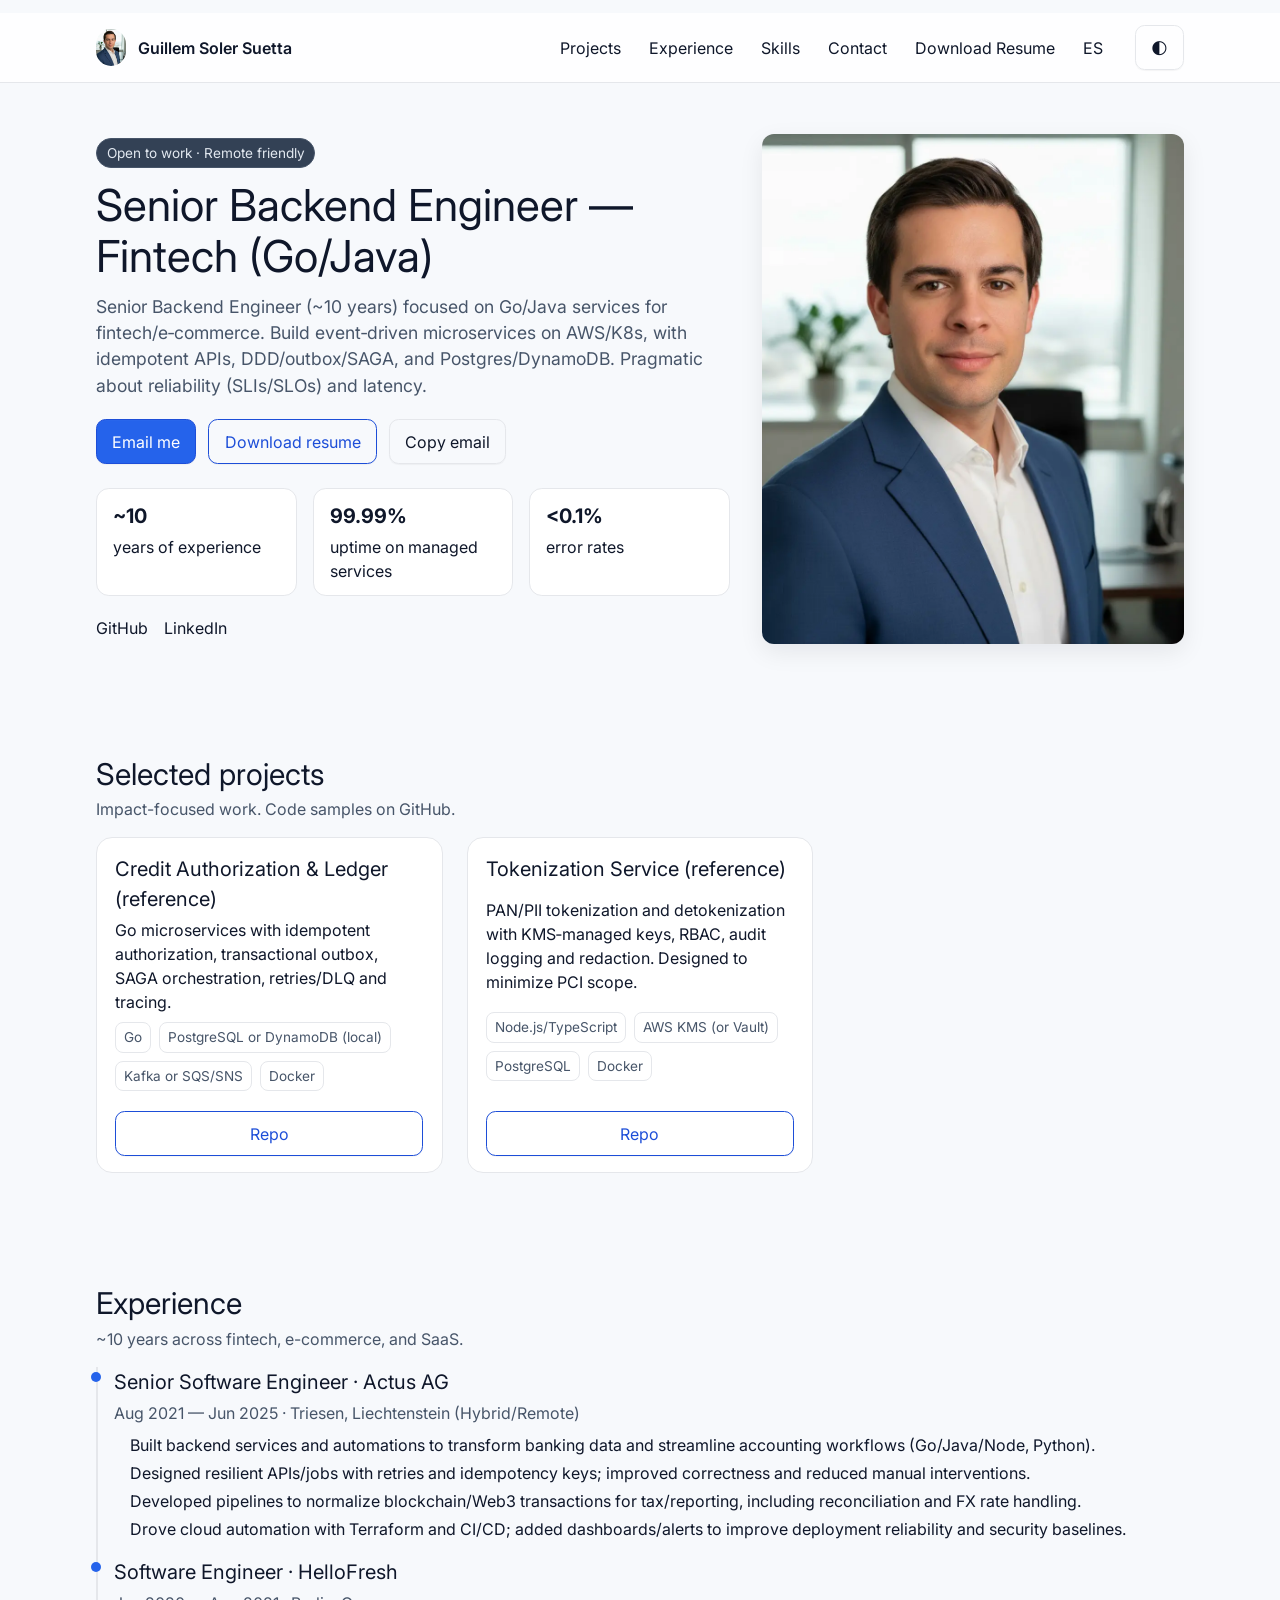
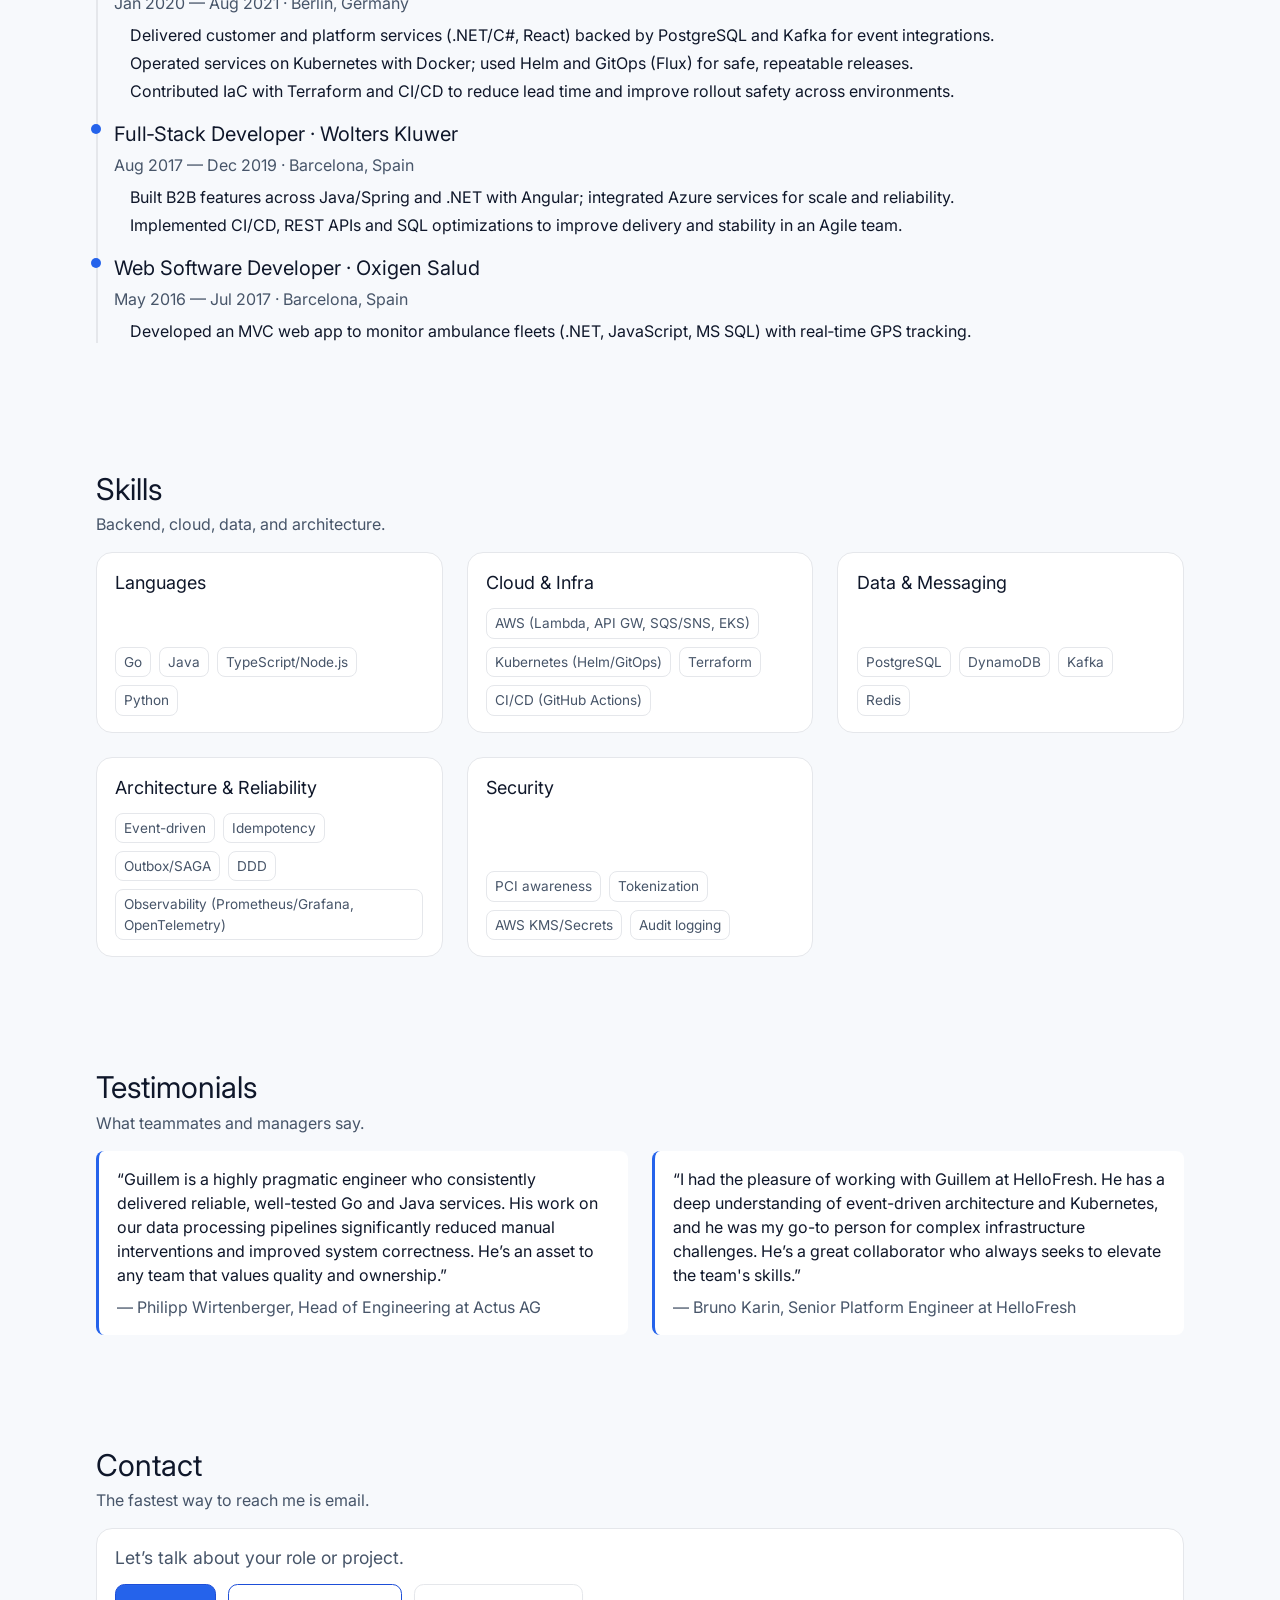
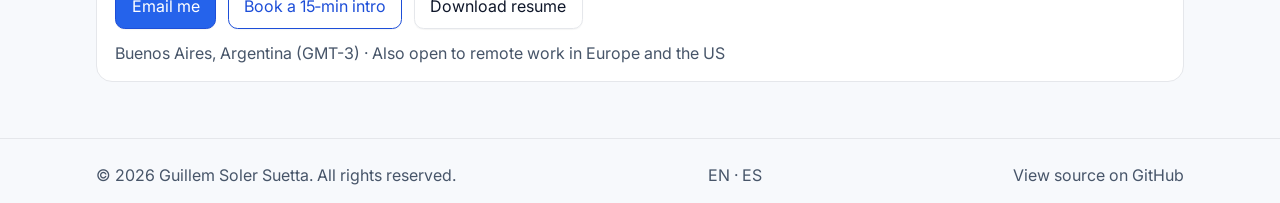
<file: index.html>
<!doctype html>
<html lang="en" data-page="lang-gateway">

<head>
    <meta charset="utf-8" />
    <meta name="viewport" content="width=device-width, initial-scale=1" />
    <title>Select your language</title>
    <meta name="description" content="Choose your language to view the portfolio of a software engineer." />
    <link rel="canonical" href="/" />
    <link rel="preload" href="/assets/css/base.min.css" as="style" />
    <link rel="stylesheet" href="/assets/css/base.min.css" />
    <meta name="theme-color" content="#0ea5e9" />
    <link rel="icon" type="image/svg+xml" href="/favicon.svg">
    <link rel="icon" sizes="any" href="/assets/img/favicon.ico">
    <link rel="apple-touch-icon" href="/assets/img/apple-touch-icon.png">
    <link rel="mask-icon" href="/assets/img/safari-pinned-tab.svg" color="#2563eb">
    <style>
        /* Minimal inlined for ultra-fast render of this one small page */
        .lang-card {
            max-width: 720px;
            margin: 10vh auto;
            padding: 2rem;
            border-radius: 12px;
            border: 1px solid var(--border);
            background: var(--surface);
        }

        .lang-grid {
            display: grid;
            grid-template-columns: 1fr 1fr;
            gap: 1rem;
            margin-top: 1rem;
        }

        .lang-link {
            display: block;
            text-align: center;
            padding: 1rem 1.25rem;
            border-radius: 10px;
            border: 1px solid var(--border);
            background: var(--bg);
            text-decoration: none;
            font-weight: 600;
        }

        .lang-link:hover {
            border-color: var(--primary);
            color: var(--primary);
        }
    </style>
</head>

<body>
    <main class="lang-card">
        <h1 style="margin:0 0 .5rem 0;">Select your language</h1>
        <p>Choose your preferred language below.</p>
        <div class="lang-grid">
            <a class="lang-link" href="/en/">English</a>
            <a class="lang-link" href="/es/">Español</a>
        </div>
        <p style="margin-top:1rem; font-size:.9rem; color:var(--muted)">No JavaScript? No problem — pick a language
            above.</p>
    </main>
    <script src="/assets/js/app.min.js" defer></script>
</body>

</html>
</file>
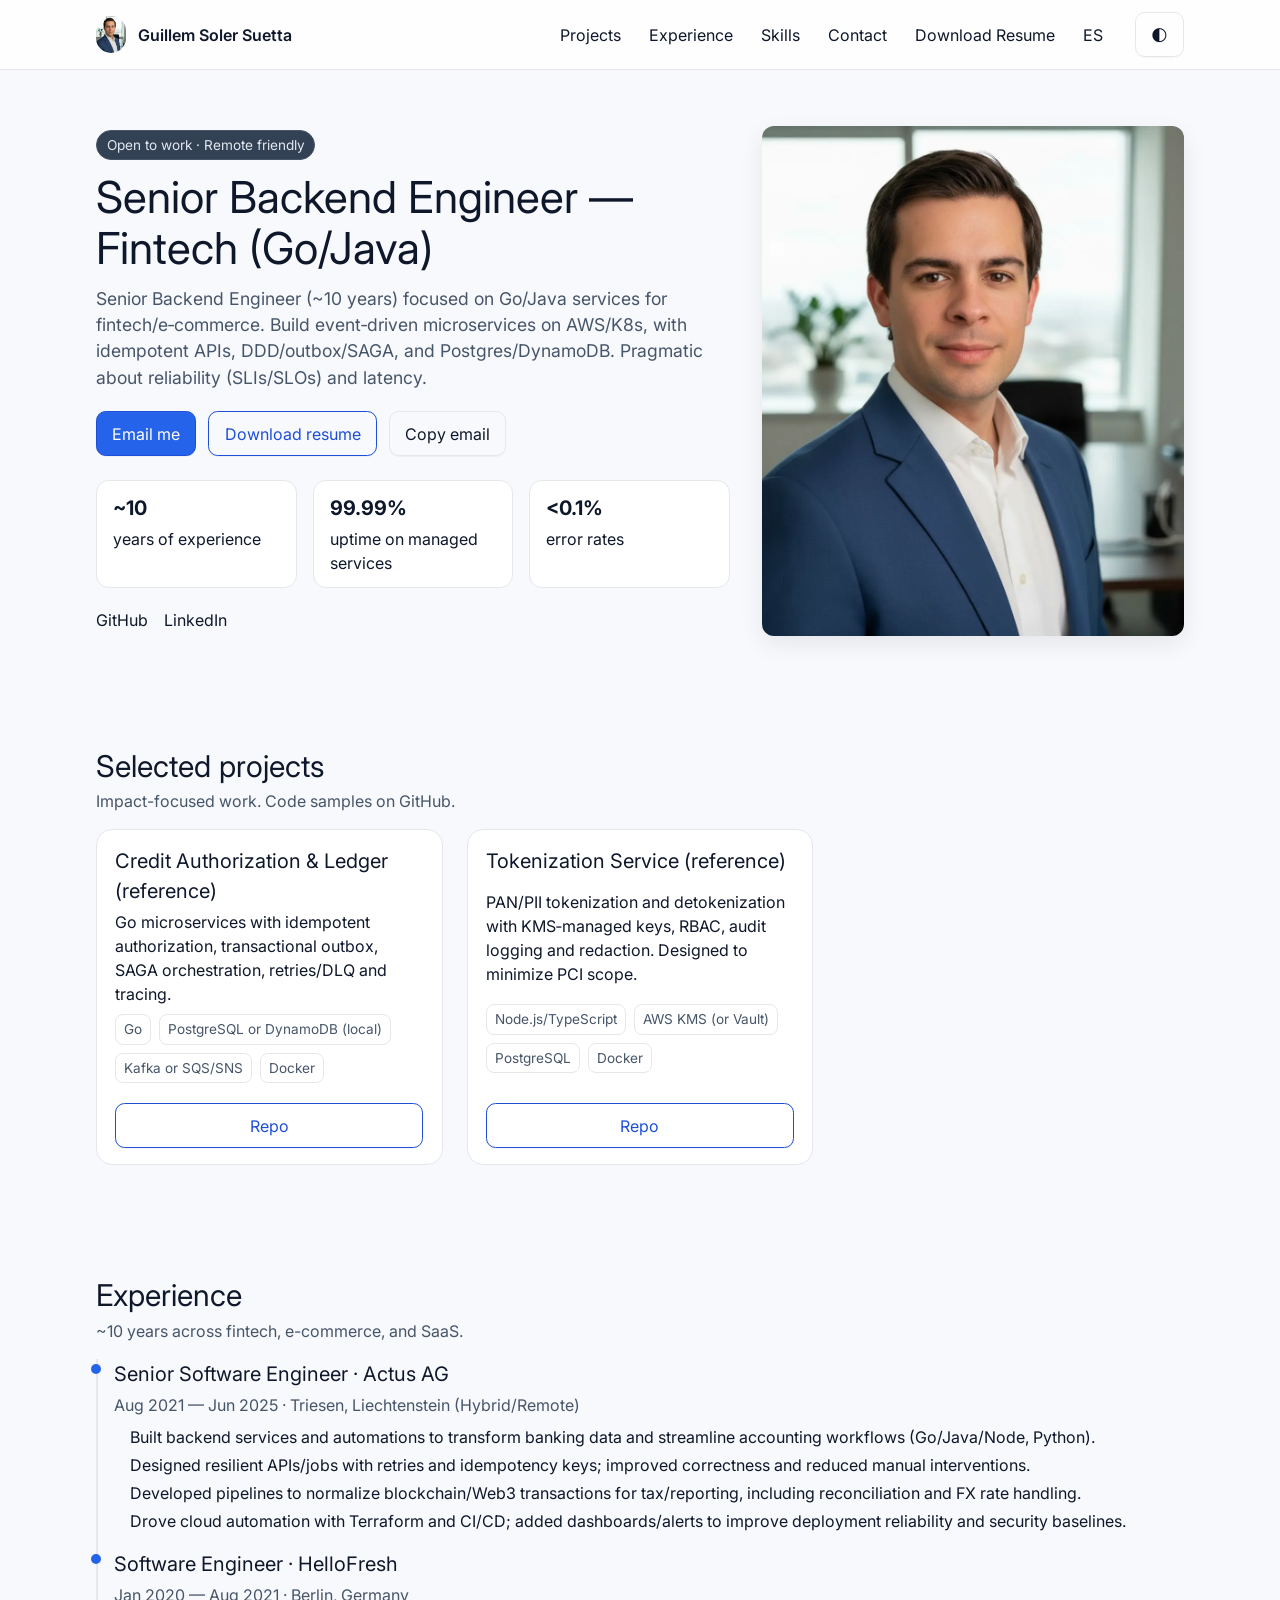
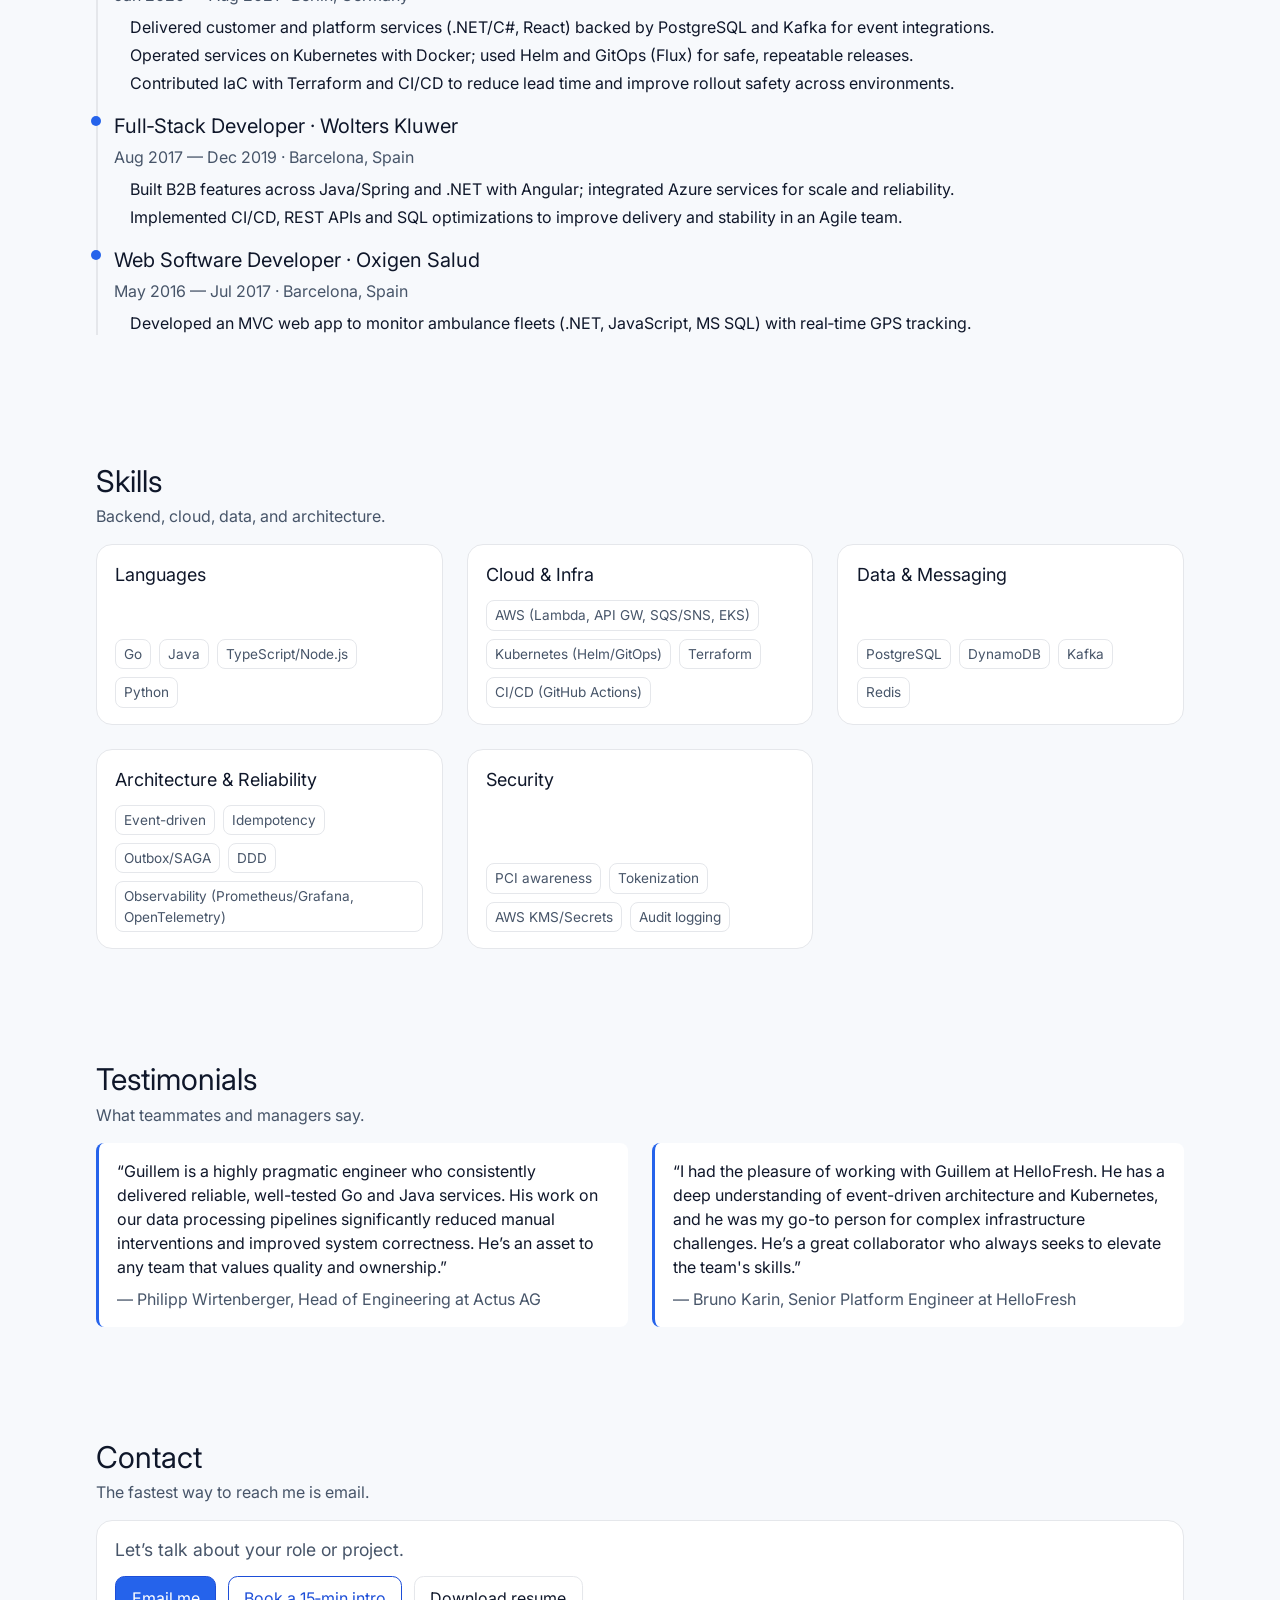
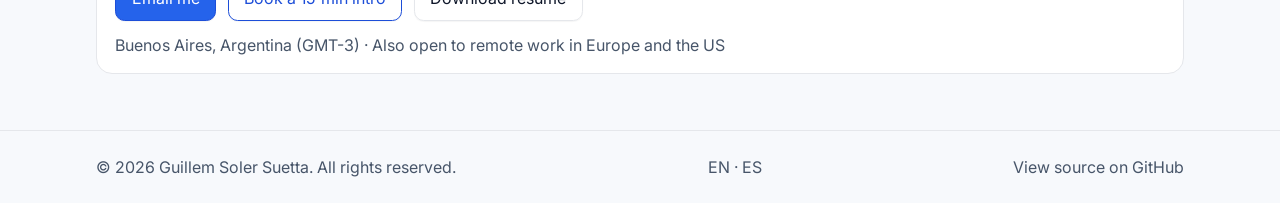
<file: en/index.html>
<!doctype html>
<html lang="en">

<head>
    <meta charset="utf-8" />
    <meta name="viewport" content="width=device-width, initial-scale=1" />
    <title>Guillem Soler Suetta — Senior Backend Engineer</title>
    <meta name="description"
        content="Senior Backend Engineer (~10 years) focused on Go/Java services for fintech/e‑commerce. Build event‑driven microservices on AWS/K8s, with idempotent APIs, DDD/outbox/SAGA, and Postgres/DynamoDB. Pragmatic about reliability (SLIs/SLOs) and latency." />
    <link rel="canonical" href="" https://guillemsoler.dev/en/" />
    <link rel="alternate" hreflang="es" href="" https://guillemsoler.dev/es/" />
    <link rel="alternate" hreflang="en" href="" https://guillemsoler.dev/en/" />
    <meta property="og:title" content="Guillem Soler Suetta — Senior Backend Engineer" />
    <meta property="og:description"
        content="Senior Backend Engineer (~10 years) focused on Go/Java services for fintech/e‑commerce. Build event‑driven microservices on AWS/K8s, with idempotent APIs, DDD/outbox/SAGA, and Postgres/DynamoDB. Pragmatic about reliability (SLIs/SLOs) and latency." />
    <meta property="og:type" content="website" />
    <meta property="og:url" content="" https://guillemsoler.dev/en/" />
    <meta property="og:image" content="" https://guillemsoler.dev/assets/img/og-image.jpg" />
    <meta name="twitter:card" content="summary_large_image" />
    <meta name="twitter:site" content="@your_twitter" />
    <link rel="preload" href="/assets/css/base.min.css" as="style" />
    <link rel="stylesheet" href="/assets/css/base.min.css" />
    <link rel="icon" type="image/svg+xml" href="/favicon.svg">
    <link rel="icon" sizes="any" href="/assets/img/favicon.ico">
    <link rel="apple-touch-icon" href="/assets/img/apple-touch-icon.png">
    <link rel="mask-icon" href="/assets/img/safari-pinned-tab.svg" color="#2563eb">
    <meta name="theme-color" content="#0ea5e9" />
    <!-- Tailwind (progressive enhancement). Site still looks good without JS. -->
    <script>
        // Tailwind CDN config (optional customization)
        window.tailwind = {
            config: {
                darkMode: 'class',
                theme: {
                    extend: {
                        fontFamily: { sans: ['Inter', 'system-ui', 'Segoe UI', 'Roboto', 'Helvetica Neue', 'Arial', 'sans-serif'] },
                        colors: { primary: { DEFAULT: '#0ea5e9', 600: '#0284c7' }, accent: '#22c55e' }
                    }
                }
            }
        }
    </script>
    <link rel="preconnect" href="https://fonts.googleapis.com">
    <link rel="preconnect" href="https://fonts.gstatic.com" crossorigin>
    <link rel="preload" href="https://fonts.googleapis.com/css2?family=Inter:wght@400;600;700&display=swap" as="style"
        onload="this.onload=null;this.rel='stylesheet'">
    <noscript>
        <link rel="stylesheet" href="https://fonts.googleapis.com/css2?family=Inter:wght@400;600;700&display=swap">
    </noscript>
    <script type="application/ld+json">
  {
    "@context": "https://schema.org",
    "@type": "Person",
    "name": "Guillem Soler Suetta",
    "jobTitle": "Senior Backend Engineer — Fintech (Go/Java)",
    "url": ""https://guillemsoler.dev/en/",
    "image": ""https://guillemsoler.dev/assets/img/avatar.webp",
    "email": "mailto:guillem@guillemsoler.dev",
    "sameAs": [
      "https://github.com/guillemso1er",
      "https://www.linkedin.com/in/guillem-soler-suetta",
      "https://twitter.com/your_twitter"
    ]
  }
  </script>
</head>

<body>
    <a href="#content" class="skip-link">Skip to content</a>
    <header class="site-header border-b ">
        <div class="container mx-auto px-4 flex items-center justify-between py-3">
            <a href="/en/" class="flex items-center gap-3 no-underline">
                <img height="30" width="30" src="/assets/img/avatar.webp" alt="Portrait of Guillem Soler Suetta"
                    class="rounded-full object-cover" />
                <span id="basics-name" class="font-semibold">Guillem Soler Suetta</span>
            </a>
            <nav aria-label="Primary" class="hidden sm:block">
                <ul class="flex items-center gap-5">
                    <li><a class="nav-link" href="#projects">Projects</a></li>
                    <li><a class="nav-link" href="#experience">Experience</a></li>
                    <li><a class="nav-link" href="#skills">Skills</a></li>
                    <li><a class="nav-link" href="#contact">Contact</a></li>
                    <li><a class="nav-link" href="/assets/docs/Guillem-Soler-Suetta-Resume-EN-2025-08.pdf"
                            target="_blank" rel="noopener">Download
                            Resume</a>
                    </li>
                    <li><a class="nav-link" href="/es/">ES</a></li>
                    <li>
                        <button id="themeToggle" class="btn btn-ghost sm:ml-2" type="button"
                            aria-label="Toggle dark mode">🌓</button>
                    </li>
                </ul>
            </nav>
            <button id="menuBtn" class="btn btn-ghost sm:hidden" aria-expanded="false"
                aria-controls="mobileNav">☰</button>
        </div>
        <nav id="mobileNav" hidden class="sm:hidden border-t">
            <ul class="container mx-auto px-4 py-2 grid gap-2">
                <li><a class="nav-link" href="#projects">Projects</a></li>
                <li><a class="nav-link" href="#experience">Experience</a></li>
                <li><a class="nav-link" href="#skills">Skills</a></li>
                <li><a class="nav-link" href="#contact">Contact</a></li>
                <li><a class="nav-link" href="/assets/docs/Guillem-Soler-Suetta-Resume-EN-2025-08.pdf" target="_blank"
                        rel="noopener"> Download Resume</a></li>
                <li><a class="nav-link" href="/es/">ES</a></li>
            </ul>
        </nav>
    </header>

    <main id="content">
        <!-- Hero -->
        <section class="section hero">
            <div class="container mx-auto px-4 grid md:grid-cols-[1.2fr_.8fr] gap-8 items-center">
                <div>
                    <p class="pill">Open to work · Remote friendly</p>
                    <h1 id="basics-title" class="h1 mt-3">Senior Backend Engineer — Fintech (Go/Java)</h1>
                    <p id="basics-summary" class="lead mt-3">Senior Backend Engineer (~10 years) focused on Go/Java
                        services for fintech/e‑commerce. Build event‑driven microservices on AWS/K8s, with idempotent
                        APIs, DDD/outbox/SAGA, and Postgres/DynamoDB. Pragmatic about reliability (SLIs/SLOs) and
                        latency.</p>
                    <div class="mt-5 flex flex-wrap gap-3">
                        <a id="hero-email-link" class="btn btn-primary"
                            href="mailto:guillem@guillemsoler.dev?subject=Hiring%20Inquiry%20from%20your%20site&body=Hi%20Guillem%20Soler%20Suetta,%0D%0A">Email
                            me</a>
                        <a class="btn btn-secondary" href="/assets/docs/Guillem-Soler-Suetta-Resume-EN-2025-08.pdf"
                            target="_blank" rel="noopener">Download resume</a>
                        <button id="copyEmail" class="btn btn-ghost" type="button"
                            data-email="guillem@guillemsoler.dev">Copy
                            email</button>
                    </div>
                    <ul class="mt-6 grid sm:grid-cols-3 gap-4">
                        <li class="metric-card"><strong>~10</strong><span>years of experience</span></li>
                        <li class="metric-card"><strong>99.99%</strong><span>uptime on managed services</span></li>
                        <li class="metric-card"><strong>&lt;0.1%</strong><span>error rates</span></li>
                    </ul>
                    <div id="social-links" class="mt-5 flex items-center gap-4">
                        <a href="https://github.com/guillemso1er" class="social-link">GitHub</a>
                        <a href="https://www.linkedin.com/in/guillem-soler-suetta" class="social-link">LinkedIn</a>
                        <!-- Twitter link can be added here if available in JSON -->
                    </div>
                </div>
                <figure class="hero-figure">
                    <img height="400" width="400" src="/assets/img/avatar.webp" alt="Guillem Soler Suetta"
                        class="rounded-xl w-full object-cover shadow" />
                    <figcaption class="sr-only">Guillem Soler Suetta, Senior Backend Engineer</figcaption>
                </figure>
            </div>
        </section>

        <!-- Projects -->
        <section id="projects" class="section">
            <div class="container mx-auto px-4">
                <div class="section-header">
                    <h2 class="h2">Selected projects</h2>
                    <p class="muted">Impact-focused work. Code samples on GitHub.</p>
                </div>
                <div id="projects-container" class="grid sm:grid-cols-2 lg:grid-cols-3 gap-6">
                    <!-- Project 1 -->

                    <article class="card">
                        <div class="card-body">
                            <div>
                                <h3 class="h3"><a href="https://github.com/guillemso1er/credit-authorization-ledger"
                                        class="card-link">Credit Authorization & Ledger (reference)</a></h3>
                                <p>Go microservices with idempotent authorization, transactional outbox, SAGA
                                    orchestration, retries/DLQ and tracing.</p>
                                <ul class="tags">
                                    <li class="tag">Go</li>
                                    <li class="tag">PostgreSQL or DynamoDB (local)</li>
                                    <li class="tag">Kafka or SQS/SNS</li>
                                    <li class="tag">Docker</li>
                                </ul>
                            </div>
                            <div class="mt-5">
                                <a href="https://github.com/guillemso1er/credit-authorization-ledger"
                                    class="btn btn-secondary w-full">Repo</a>
                            </div>
                        </div>
                    </article>
                    <!-- Project 2 -->
                    <article class="card">
                        <div class="card-body">
                            <div>
                                <h3 class="h3"><a href="https://github.com/guillemso1er/tokenization-service"
                                        class="card-link">Tokenization Service (reference)</a></h3>
                                <p>PAN/PII tokenization and detokenization with KMS‑managed keys, RBAC, audit logging
                                    and
                                    redaction. Designed to minimize PCI scope.</p>
                                <ul class="tags">
                                    <li class="tag">Node.js/TypeScript</li>
                                    <li class="tag">AWS KMS (or Vault)</li>
                                    <li class="tag">PostgreSQL</li>
                                    <li class="tag">Docker</li>
                                </ul>
                            </div>
                            <div class="mt-5">
                                <a href="https://github.com/guillemso1er/tokenization-service"
                                    class="btn btn-secondary w-full">Repo</a>
                            </div>
                        </div>
                    </article>
                </div>
            </div>
        </section>

        <!-- Experience -->
        <section id="experience" class="section">
            <div class="container mx-auto px-4">
                <div class="section-header">
                    <h2 class="h2">Experience</h2>
                    <p class="muted">~10 years across fintech, e-commerce, and SaaS.</p>
                </div>
                <ol id="experience-container" class="timeline">
                    <li class="timeline-item">
                        <div class="timeline-dot"></div>
                        <div class="timeline-content">
                            <h3 class="h3">Senior Software Engineer · Actus AG</h3>
                            <p class="muted">Aug 2021 — Present · Triesen, Liechtenstein (Hybrid/Remote)</p>
                            <ul class="list">
                                <li>Built backend services and automations to transform banking data and streamline
                                    accounting workflows (Go/Java/Node, Python).</li>
                                <li>Designed resilient APIs/jobs with retries and idempotency keys; improved correctness
                                    and reduced manual interventions.</li>
                                <li>Developed pipelines to normalize blockchain/Web3 transactions for tax/reporting,
                                    including reconciliation and FX rate handling.</li>
                                <li>Drove cloud automation with Terraform and CI/CD; added dashboards/alerts to improve
                                    deployment reliability and security baselines.</li>
                            </ul>
                        </div>
                    </li>
                    <li class="timeline-item">
                        <div class="timeline-dot"></div>
                        <div class="timeline-content">
                            <h3 class="h3">Software Engineer · HelloFresh</h3>
                            <p class="muted">Jan 2020 — Aug 2021 · Berlin, Germany</p>
                            <ul class="list">
                                <li>Delivered customer and platform services (.NET/C#, React) backed by PostgreSQL and
                                    Kafka for event integrations.</li>
                                <li>Operated services on Kubernetes with Docker; used Helm and GitOps (Flux) for safe,
                                    repeatable releases.</li>
                                <li>Contributed IaC with Terraform and CI/CD to reduce lead time and improve rollout
                                    safety across environments.</li>
                            </ul>
                        </div>
                    </li>
                    <li class="timeline-item">
                        <div class="timeline-dot"></div>
                        <div class="timeline-content">
                            <h3 class="h3">Full‑Stack Developer · Wolters Kluwer</h3>
                            <p class="muted">Aug 2017 — Dec 2019 · Barcelona, Spain</p>
                            <ul class="list">
                                <li>Built B2B features across Java/Spring and .NET with Angular; integrated Azure
                                    services for scale and reliability.</li>
                                <li>Implemented CI/CD, REST APIs and SQL optimizations to improve delivery and stability
                                    in an Agile team.</li>
                            </ul>
                        </div>
                    </li>
                    <li class="timeline-item">
                        <div class="timeline-dot"></div>
                        <div class="timeline-content">
                            <h3 class="h3">Web Software Developer · Oxigen Salud</h3>
                            <p class="muted">May 2016 — Jul 2017 · Barcelona, Spain</p>
                            <ul class="list">
                                <li>Developed an MVC web app to monitor ambulance fleets (.NET, JavaScript, MS SQL) with
                                    real‑time GPS tracking.</li>
                            </ul>
                        </div>
                    </li>
                </ol>
            </div>
        </section>

        <!-- Skills -->
        <section id="skills" class="section">
            <div class="container mx-auto px-4">
                <div class="section-header">
                    <h2 class="h2">Skills</h2>
                    <p class="muted">Backend, cloud, data, and architecture.</p>
                </div>
                <div id="skills-container" class="grid sm:grid-cols-2 lg:grid-cols-3 gap-6">
                    <div class="card">
                        <div class="card-body">
                            <h3 class="h4">Languages</h3>
                            <ul class="tags">
                                <li class="tag">Go</li>
                                <li class="tag">Java</li>
                                <li class="tag">TypeScript/Node.js</li>
                                <li class="tag">Python</li>
                            </ul>
                        </div>
                    </div>
                    <div class="card">
                        <div class="card-body">
                            <h3 class="h4">Cloud & Infra</h3>
                            <ul class="tags">
                                <li class="tag">AWS (Lambda, API GW, SQS/SNS, EKS)</li>
                                <li class="tag">Kubernetes (Helm/GitOps)</li>
                                <li class="tag">Terraform</li>
                                <li class="tag">CI/CD (GitHub Actions)</li>
                            </ul>
                        </div>
                    </div>
                    <div class="card">
                        <div class="card-body">
                            <h3 class="h4">Data & Messaging</h3>
                            <ul class="tags">
                                <li class="tag">PostgreSQL</li>
                                <li class="tag">DynamoDB</li>
                                <li class="tag">Kafka</li>
                                <li class="tag">Redis</li>
                            </ul>
                        </div>
                    </div>
                    <div class="card">
                        <div class="card-body">
                            <h3 class="h4">Architecture & Reliability</h3>
                            <ul class="tags">
                                <li class="tag">Event-driven</li>
                                <li class="tag">Idempotency</li>
                                <li class="tag">Outbox/SAGA</li>
                                <li class="tag">DDD</li>
                                <li class="tag">Observability (Prometheus/Grafana, OpenTelemetry)</li>
                            </ul>
                        </div>
                    </div>
                    <div class="card">
                        <div class="card-body">
                            <h3 class="h4">Security</h3>
                            <ul class="tags">
                                <li class="tag">PCI awareness</li>
                                <li class="tag">Tokenization</li>
                                <li class="tag">AWS KMS/Secrets</li>
                                <li class="tag">Audit logging</li>
                            </ul>
                        </div>
                    </div>
                </div>
            </div>
        </section>

        <!-- Testimonials -->
        <section class="section">
            <div class="container mx-auto px-4">
                <div class="section-header">
                    <h2 class="h2">Testimonials</h2>
                    <p class="muted">What teammates and managers say.</p>
                </div>
                <div id="testimonials-container" class="grid sm:grid-cols-2 gap-6">
                    <!-- Testimonial 1 -->
                    <blockquote class="quote">
                        <p>“Guillem is a highly pragmatic engineer who consistently delivered reliable, well-tested Go
                            and Java services. His work on our data processing pipelines significantly reduced manual
                            interventions and improved system correctness. He’s an asset to any team that values quality
                            and ownership.”</p>
                        <footer>— Philipp Wirtenberger, Head of Engineering at Actus AG</footer>
                    </blockquote>

                    <!-- Testimonial 2 -->
                    <blockquote class="quote">
                        <p>“I had the pleasure of working with Guillem at HelloFresh. He has a deep understanding of
                            event-driven architecture and Kubernetes, and he was my go-to person for complex
                            infrastructure challenges. He’s a great collaborator who always seeks to elevate the team's
                            skills.”</p>
                        <footer>— Bruno Karin, Senior Platform Engineer at HelloFresh</footer>
                    </blockquote>
                </div>
            </div>
        </section>

        <!-- Contact -->
        <section id="contact" class="section">
            <div class="container mx-auto px-4">
                <div class="section-header">
                    <h2 class="h2">Contact</h2>
                    <p class="muted">The fastest way to reach me is email.</p>
                </div>
                <div class="card">
                    <div class="card-body">
                        <p class="lead">Let’s talk about your role or project.</p>
                        <div class="mt-3 flex flex-wrap gap-3">
                            <a id="contact-email-link" class="btn btn-primary"
                                href="mailto:guillem@guillemsoler.dev?subject=Hiring%20Inquiry%20from%20your%20site">Email
                                me</a>
                            <a class="btn btn-secondary" href="https://calendly.com/yourcalendly/intro-15"
                                target="_blank" rel="noopener">Book a 15‑min intro</a>
                            <a class="btn btn-ghost" href="/assets/docs/Guillem-Soler-Suetta-Resume-EN-2025-08.pdf"
                                target="_blank" rel="noopener">Download resume</a>
                        </div>
                        <p id="basics-location" class="muted mt-3">Based in Buenos Aires, Argentina (GMT-3) — Hybrid ·
                            Open to remote, EU/US time zones.</p>
                    </div>
                </div>
            </div>
        </section>
    </main>

    <footer class="site-footer border-t">
        <div class="container mx-auto px-4 py-6 flex flex-wrap items-center justify-between gap-3">
            <p class="muted">© <span id="year">2025</span> <span id="footer-name">Guillem Soler Suetta</span>. All
                rights
                reserved.</p>
            <nav aria-label="Footer">
                <a class="nav-link" href="/en/">EN</a>
                <span class="muted">·</span>
                <a class="nav-link" href="/es/">ES</a>
            </nav>
            <a class="nav-link" href="https://github.com/guillemso1er/website" target="_blank" rel="noopener">View
                source on GitHub</a>

        </div>
    </footer>

    <script src="/assets/js/app.min.js" defer></script>
</body>

</html>
</file>
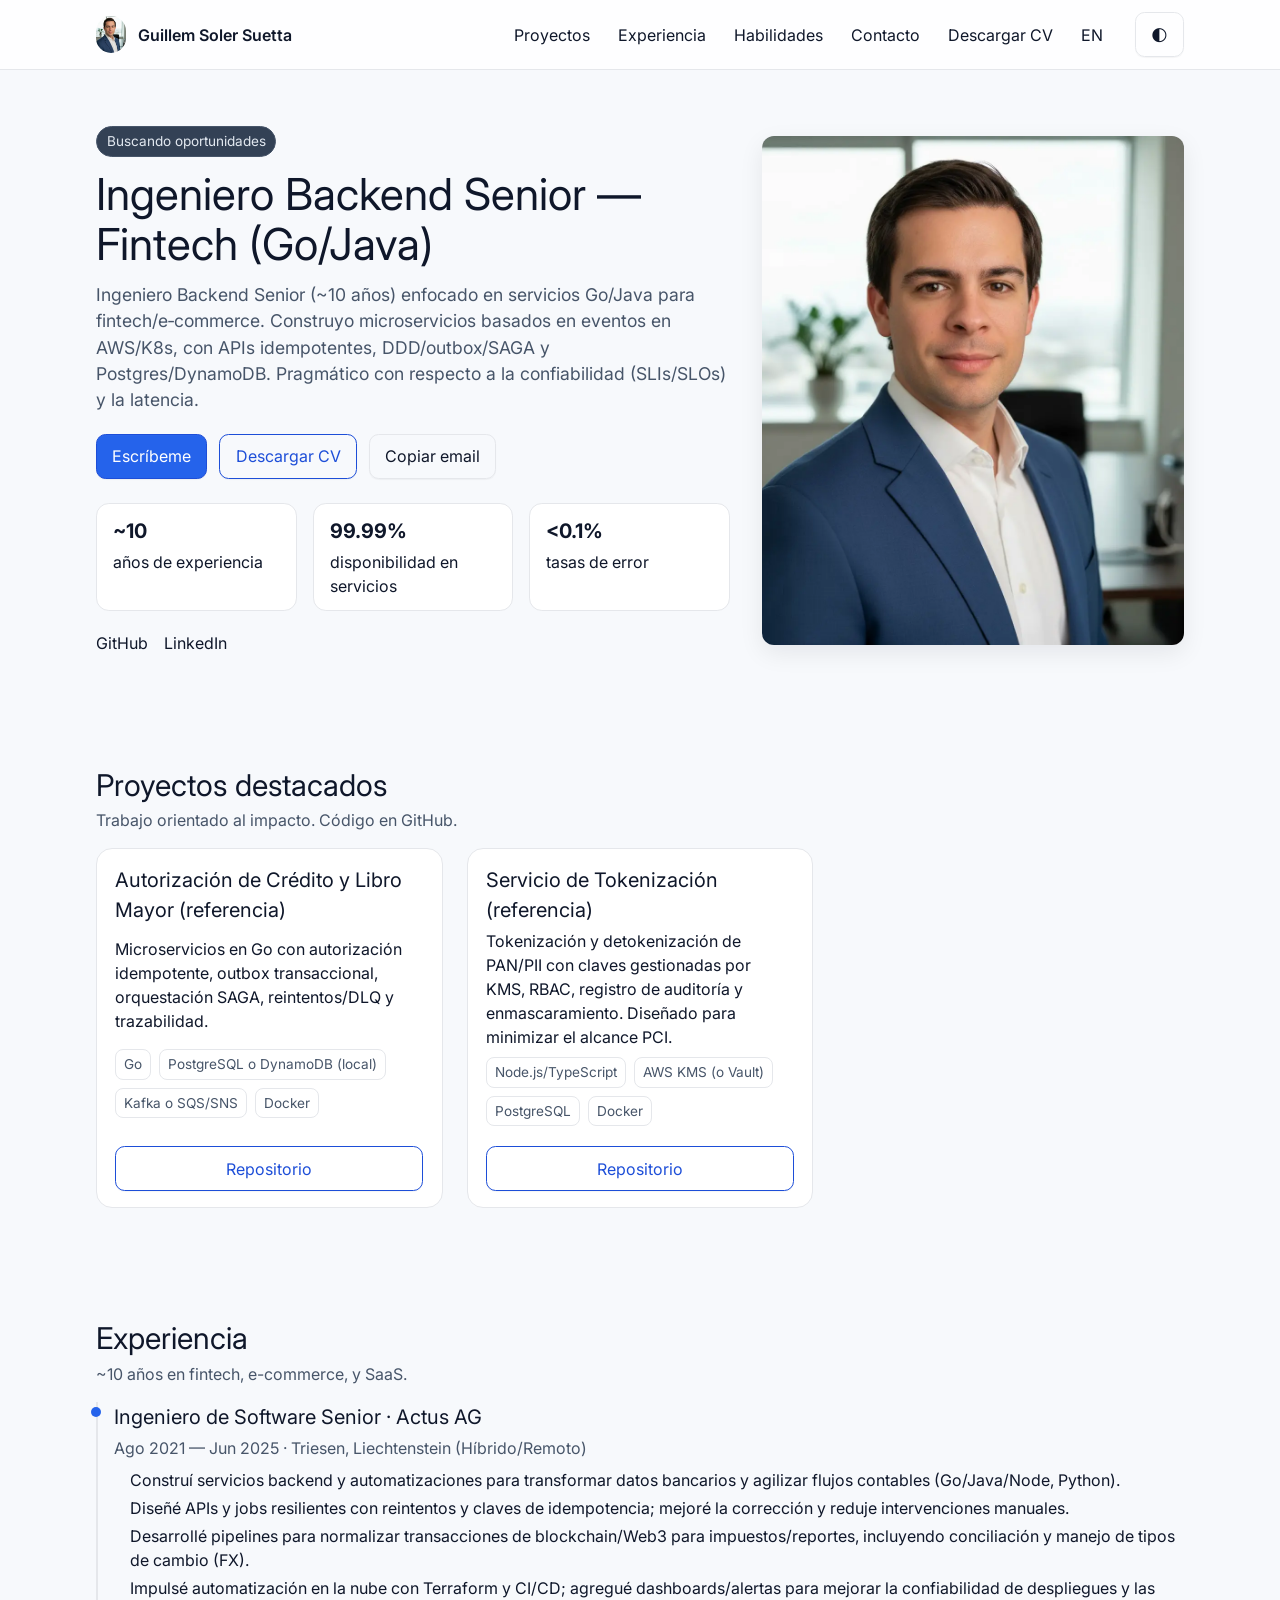
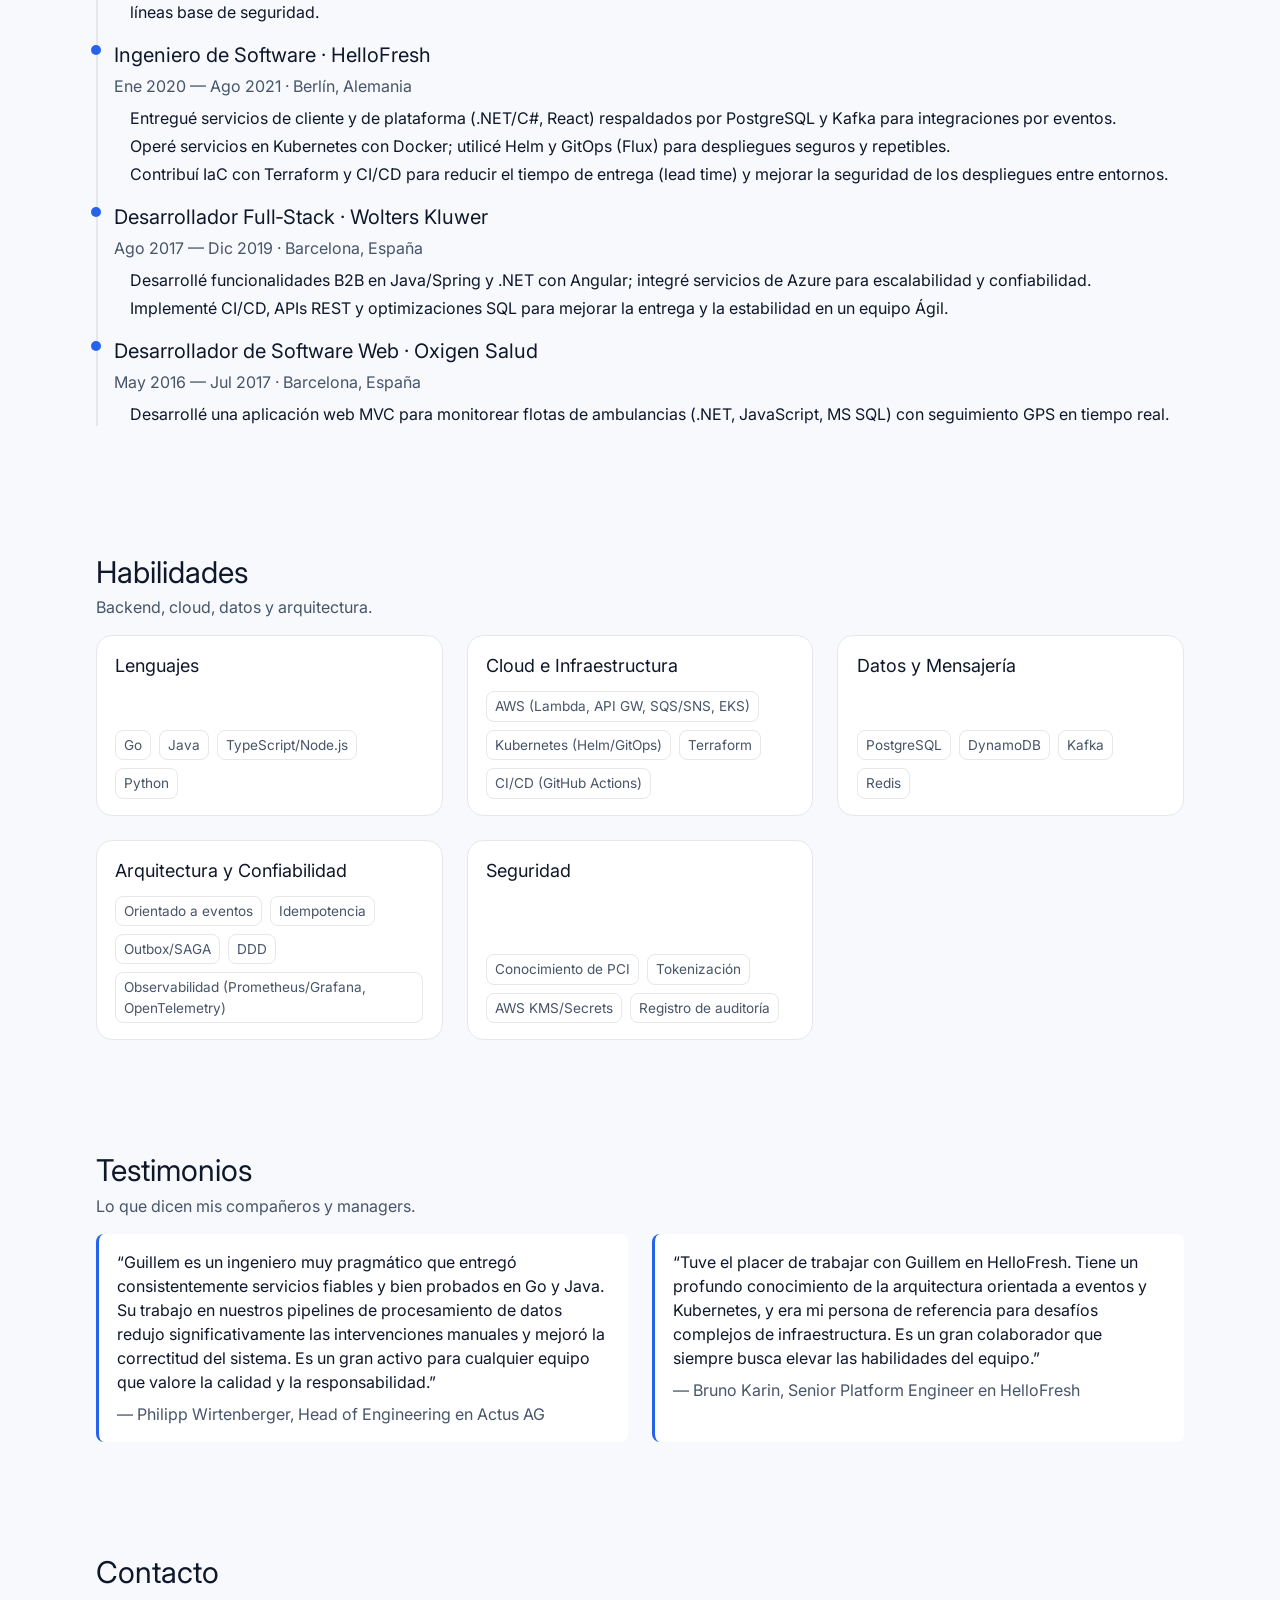
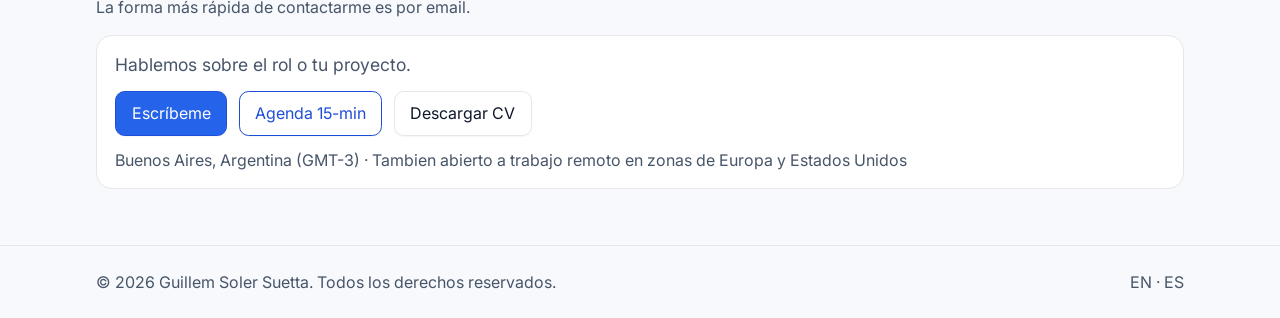
<file: es/index.html>
<!doctype html>
<html lang="es">

<head>
  <meta charset="utf-8" />
  <meta name="viewport" content="width=device-width, initial-scale=1" />
  <title>Guillem Soler Suetta — Ingeniero Backend Senior</title>
  <meta name="description"
    content="Ingeniero Backend Senior (~10 años) enfocado en servicios Go/Java para fintech/e‑commerce. Construyo microservicios basados en eventos en AWS/K8s, con APIs idempotentes, DDD/outbox/SAGA y Postgres/DynamoDB. Pragmático con respecto a la confiabilidad (SLIs/SLOs) y la latencia." />
  <link rel="canonical" href="https://guillemsoler.dev/es/" />
  <link rel="alternate" hreflang="en" href="https://guillemsoler.dev/en/" />
  <link rel="alternate" hreflang="es" href="https://guillemsoler.dev/es/" />
  <meta property="og:title" content="Guillem Soler Suetta — Ingeniero Backend Senior" />
  <meta property="og:description"
    content="Ingeniero Backend Senior (~10 años) enfocado en servicios Go/Java para fintech/e‑commerce." />
  <meta property="og:type" content="website" />
  <meta property="og:url" content="https://guillemsoler.dev/es/" />
  <meta property="og:image" content="https://guillemsoler.dev/assets/img/og-image.jpg" />
  <meta name="twitter:card" content="summary_large_image" />
  <meta name="twitter:site" content="@your_twitter" />
  <link rel="preload" href="/assets/css/base.min.css" as="style" />
  <link rel="stylesheet" href="/assets/css/base.min.css" />
  <link rel="icon" type="image/svg+xml" href="/favicon.svg">
  <link rel="icon" sizes="any" href="/assets/img/favicon.ico">
  <link rel="apple-touch-icon" href="/assets/img/apple-touch-icon.png">
  <link rel="mask-icon" href="/assets/img/safari-pinned-tab.svg" color="#2563eb">
  <meta name="theme-color" content="#0ea5e9" />
  <script>
    window.tailwind = { config: { darkMode: 'class', theme: { extend: { fontFamily: { sans: ['Inter', 'system-ui', 'Segoe UI', 'Roboto', 'Helvetica Neue', 'Arial', 'sans-serif'] }, colors: { primary: { DEFAULT: '#0ea5e9', 600: '#0284c7' }, accent: '#22c55e' } } } } }
  </script>
  <link rel="preconnect" href="https://fonts.gstatic.com" crossorigin>
  <link href="https://fonts.googleapis.com/css2?family=Inter:wght@400;600;700&display=swap" rel="stylesheet">
  <script type="application/ld+json">
  {
    "@context":"https://schema.org",
    "@type":"Person",
    "name":"Guillem Soler Suetta",
    "jobTitle":"Ingeniero Backend Senior — Fintech (Go/Java)",
    "url":"https://guillemsoler.dev/es/",
    "image":"https://guillemsoler.dev/assets/img/avatar.webp",
    "email":"mailto:guillem@guillemsoler.dev",
    "sameAs":[
      "https://github.com/guillemso1er",
      "https://www.linkedin.com/in/guillem-soler-suetta",
      "https://twitter.com/your_twitter"
    ]
  }
  </script>
</head>

<body>
  <a href="#content" class="skip-link">Saltar al contenido</a>

  <header class="site-header border-b">
    <div class="container mx-auto px-4 flex items-center justify-between py-3">
      <a href="/en/" class="flex items-center gap-3 no-underline">
        <img height="30" width="30" src="/assets/img/avatar.webp" alt="Portrait of Guillem Soler Suetta"
          class="rounded-full object-cover" />
        <span id="basics-name" class="font-semibold">Guillem Soler Suetta</span>
      </a>
      <nav aria-label="Principal" class="hidden sm:block">
        <ul class="flex items-center gap-5">
          <li><a class="nav-link" href="#projects">Proyectos</a></li>
          <li><a class="nav-link" href="#experience">Experiencia</a></li>
          <li><a class="nav-link" href="#skills">Habilidades</a></li>
          <li><a class="nav-link" href="#contact">Contacto</a></li>
          <li><a class="nav-link" href="/assets/docs/Guillem-Soler-Suetta-CV-ES-2025-08.pdf" target="_blank"
              rel="noopener">Descargar CV</a></li>
          <li><a class="nav-link" href="/en/">EN</a></li>
          <li><button id="themeToggle" class="btn btn-ghost sm:ml-2" type="button" aria-label="Cambiar tema">🌓</button>
          </li>
        </ul>
      </nav>
      <button id="menuBtn" class="btn btn-ghost sm:hidden" aria-expanded="false" aria-controls="mobileNav">☰</button>
    </div>
    <nav id="mobileNav" hidden class="sm:hidden border-t">
      <ul class="container mx-auto px-4 py-2 grid gap-2">
        <li><a class="nav-link" href="#projects">Proyectos</a></li>
        <li><a class="nav-link" href="#experience">Experiencia</a></li>
        <li><a class="nav-link" href="#skills">Habilidades</a></li>
        <li><a class="nav-link" href="#contact">Contacto</a></li>
        <li><a class="nav-link" href="/assets/docs/Guillem-Soler-Suetta-CV-ES-2025-08.pdf" target="_blank"
            rel="noopener">Descargar CV</a></li>
        <li><a class="nav-link" href="/en/">EN</a></li>
      </ul>
    </nav>
  </header>

  <main id="content">
    <section class="section hero">
      <div class="container mx-auto px-4 grid md:grid-cols-[1.2fr_.8fr] gap-8 items-center">
        <div>
          <p class="pill">Buscando oportunidades</p>
          <h1 id="basics-title" class="h1 mt-3">Ingeniero Backend Senior — Fintech (Go/Java)</h1>
          <p id="basics-summary" class="lead mt-3">Ingeniero Backend Senior (~10 años) enfocado en servicios Go/Java
            para
            fintech/e‑commerce. Construyo microservicios basados en eventos en AWS/K8s, con APIs idempotentes,
            DDD/outbox/SAGA y Postgres/DynamoDB. Pragmático con respecto a la confiabilidad (SLIs/SLOs) y la latencia.
          </p>
          <div class="mt-5 flex flex-wrap gap-3">
            <a id="hero-email-link" class="btn btn-primary"
              href="mailto:guillem@guillemsoler.dev?subject=Consulta%20de%20contrataci%C3%B3n&body=Hola%20Guillem,%0D%0A">Escríbeme</a>
            <a class="btn btn-secondary" href="/assets/docs/Guillem-Soler-Suetta-CV-ES-2025-08.pdf" target="_blank"
              rel="noopener">Descargar CV</a>
            <button id="copyEmail" class="btn btn-ghost" type="button" data-email="guillem@guillemsoler.dev">Copiar
              email</button>
          </div>
          <ul class="mt-6 grid sm:grid-cols-3 gap-4">
            <li class="metric-card"><strong>~10</strong><span>años de experiencia</span></li>
            <li class="metric-card"><strong>99.99%</strong><span>disponibilidad en servicios</span></li>
            <li class="metric-card"><strong>&lt;0.1%</strong><span>tasas de error</span></li>
          </ul>
          <div id="social-links" class="mt-5 flex items-center gap-4">
            <a href="https://github.com/guillemso1er" class="social-link">GitHub</a>
            <a href="https://www.linkedin.com/in/guillem-soler-suetta/" class="social-link">LinkedIn</a>
          </div>
        </div>
        <figure class="hero-figure">
          <img height="400" width="400" src="/assets/img/avatar.webp" alt="Guillem Soler Suetta"
            class="rounded-xl w-full object-cover shadow" />
          <figcaption class="sr-only">Guillem Soler Suetta, Ingeniero Backend Senior</figcaption>
        </figure>
      </div>
    </section>

    <section id="projects" class="section">
      <div class="container mx-auto px-4">
        <div class="section-header">
          <h2 class="h2">Proyectos destacados</h2>
          <p class="muted">Trabajo orientado al impacto. Código en GitHub.</p>
        </div>
        <div id="projects-container" class="grid sm:grid-cols-2 lg:grid-cols-3 gap-6">
          <article class="card">
            <div class="card-body">
              <div>
                <h3 class="h3"><a href="https://github.com/guillemso1er/credit-authorization-ledger"
                    class="card-link">Autorización de Crédito y Libro Mayor (referencia)</a></h3>
                <p>Microservicios en Go con autorización idempotente, outbox transaccional, orquestación SAGA,
                  reintentos/DLQ y trazabilidad.</p>
                <ul class="tags">
                  <li class="tag">Go</li>
                  <li class="tag">PostgreSQL o DynamoDB (local)</li>
                  <li class="tag">Kafka o SQS/SNS</li>
                  <li class="tag">Docker</li>
                </ul>
              </div>
              <div class="mt-5">
                <a href="https://github.com/guillemso1er/credit-authorization-ledger"
                  class="btn btn-secondary w-full">Repositorio</a>
              </div>
            </div>
          </article>
          <article class="card">
            <div class="card-body">
              <div>
                <h3 class="h3"><a href="https://github.com/guillemso1er/tokenization-service" class="card-link">Servicio
                    de
                    Tokenización (referencia)</a></h3>
                <p>Tokenización y detokenización de PAN/PII con claves gestionadas por KMS, RBAC, registro de auditoría
                  y
                  enmascaramiento. Diseñado para minimizar el alcance PCI.</p>
                <ul class="tags">
                  <li class="tag">Node.js/TypeScript</li>
                  <li class="tag">AWS KMS (o Vault)</li>
                  <li class="tag">PostgreSQL</li>
                  <li class="tag">Docker</li>
                </ul>
              </div>
              <div class="mt-5">
                <a href="https://github.com/guillemso1er/tokenization-service"
                  class="btn btn-secondary w-full">Repositorio</a>
              </div>
            </div>
          </article>
        </div>
      </div>
    </section>

    <section id="experience" class="section">
      <div class="container mx-auto px-4">
        <div class="section-header">
          <h2 class="h2">Experiencia</h2>
          <p class="muted">~10 años en fintech, e-commerce, y SaaS.</p>
        </div>
        <ol id="experience-container" class="timeline">
          <li class="timeline-item">
            <div class="timeline-dot"></div>
            <div class="timeline-content">
              <h3 class="h3">Ingeniero de Software Senior · Actus AG</h3>
              <p class="muted">Ago 2021 — Actualidad · Triesen, Liechtenstein (Híbrido/Remoto)</p>
              <ul class="list">
                <li>Construí servicios backend y automatizaciones para transformar datos bancarios y agilizar flujos
                  contables (Go/Java/Node, Python).</li>
                <li>Diseñé APIs y jobs resilientes con reintentos y claves de idempotencia; mejoré la corrección y
                  reduje intervenciones manuales.</li>
                <li>Desarrollé pipelines para normalizar transacciones de blockchain/Web3 para impuestos/reportes,
                  incluyendo conciliación y manejo de tipos de cambio (FX).</li>
                <li>Impulsé automatización en la nube con Terraform y CI/CD; agregué dashboards/alertas para mejorar la
                  confiabilidad de despliegues y las líneas base de seguridad.</li>
              </ul>
            </div>
          </li>
          <li class="timeline-item">
            <div class="timeline-dot"></div>
            <div class="timeline-content">
              <h3 class="h3">Ingeniero de Software · HelloFresh</h3>
              <p class="muted">Ene 2020 — Ago 2021 · Berlín, Alemania</p>
              <ul class="list">
                <li>Entregué servicios para clientes y de plataforma (.NET/C#, React) respaldados por PostgreSQL y Kafka
                  para integraciones de eventos.</li>
                <li>Operé servicios en Kubernetes con Docker; usé Helm y GitOps (Flux) para lanzamientos seguros y
                  repetibles.</li>
                <li>Contribuí con IaC (Infraestructura como Código) usando Terraform y CI/CD para reducir el tiempo de
                  entrega y mejorar la seguridad de los despliegues en todos los entornos.</li>
              </ul>
            </div>
          </li>
          <li class="timeline-item">
            <div class="timeline-dot"></div>
            <div class="timeline-content">
              <h3 class="h3">Desarrollador Full-Stack · Wolters Kluwer</h3>
              <p class="muted">Ago 2017 — Dic 2019 · Barcelona, España</p>
              <ul class="list">
                <li>Construí funcionalidades B2B en Java/Spring y .NET con Angular; integré servicios de Azure para
                  escalabilidad y confiabilidad.</li>
                <li>Implementé CI/CD, APIs REST y optimizaciones de SQL para mejorar la entrega y la estabilidad en un
                  equipo Agile.</li>
              </ul>
            </div>
          </li>
          <li class="timeline-item">
            <div class="timeline-dot"></div>
            <div class="timeline-content">
              <h3 class="h3">Desarrollador de Software Web · Oxigen Salud</h3>
              <p class="muted">May 2016 — Jul 2017 · Barcelona, España</p>
              <ul class="list">
                <li>Desarrollé una aplicación web MVC para monitorear flotas de ambulancias (.NET, JavaScript, MS SQL)
                  con seguimiento GPS en tiempo real.</li>
              </ul>
            </div>
          </li>
        </ol>
      </div>
    </section>

    <section id="skills" class="section">
      <div class="container mx-auto px-4">
        <div class="section-header">
          <h2 class="h2">Habilidades</h2>
          <p class="muted">Backend, cloud, datos y arquitectura.</p>
        </div>
        <div id="skills-container" class="grid sm:grid-cols-2 lg:grid-cols-3 gap-6">
          <div class="card">
            <div class="card-body">
              <h3 class="h4">Lenguajes</h3>
              <ul class="tags">
                <li class="tag">Go</li>
                <li class="tag">Java</li>
                <li class="tag">TypeScript/Node.js</li>
                <li class="tag">Python</li>
              </ul>
            </div>
          </div>
          <div class="card">
            <div class="card-body">
              <h3 class="h4">Cloud e Infraestructura</h3>
              <ul class="tags">
                <li class="tag">AWS (Lambda, API GW, SQS/SNS, EKS)</li>
                <li class="tag">Kubernetes (Helm/GitOps)</li>
                <li class="tag">Terraform</li>
                <li class="tag">CI/CD (GitHub Actions)</li>
              </ul>
            </div>
          </div>
          <div class="card">
            <div class="card-body">
              <h3 class="h4">Datos y Mensajería</h3>
              <ul class="tags">
                <li class="tag">PostgreSQL</li>
                <li class="tag">DynamoDB</li>
                <li class="tag">Kafka</li>
                <li class="tag">Redis</li>
              </ul>
            </div>
          </div>
          <div class="card">
            <div class="card-body">
              <h3 class="h4">Arquitectura y Confiabilidad</h3>
              <ul class="tags">
                <li class="tag">Orientada a eventos</li>
                <li class="tag">Idempotencia</li>
                <li class="tag">Outbox/SAGA</li>
                <li class="tag">DDD</li>
                <li class="tag">Observabilidad (Prometheus/Grafana, OpenTelemetry)</li>
              </ul>
            </div>
          </div>
          <div class="card">
            <div class="card-body">
              <h3 class="h4">Seguridad</h3>
              <ul class="tags">
                <li class="tag">Conocimiento de PCI</li>
                <li class="tag">Tokenización</li>
                <li class="tag">AWS KMS/Secrets</li>
                <li class="tag">Registro de auditoría</li>
              </ul>
            </div>
          </div>
        </div>
      </div>
    </section>

    <section class="section">
      <div class="container mx-auto px-4">
        <div class="section-header">
          <h2 class="h2">Testimonios</h2>
          <p class="muted">Lo que dicen mis compañeros y managers.</p>
        </div>
        <div id="testimonials-container" class="grid sm:grid-cols-2 gap-6">
          <blockquote class="quote">
            <p>“Guillem es un ingeniero muy pragmático que entregó consistentemente servicios fiables y bien probados en
              Go y Java. Su trabajo en nuestros pipelines de procesamiento de datos redujo significativamente las
              intervenciones manuales y mejoró la correctitud del sistema. Es un gran activo para cualquier equipo que
              valore la calidad y la responsabilidad.”</p>
            <footer>— Philipp Wirtenberger, Head of Engineering en Actus AG</footer>
          </blockquote>
          <blockquote class="quote">
            <p>“Tuve el placer de trabajar con Guillem en HelloFresh. Tiene un profundo conocimiento de la arquitectura
              orientada a eventos y Kubernetes, y era mi persona de referencia para desafíos complejos de
              infraestructura. Es un gran colaborador que siempre busca elevar las habilidades del equipo.”</p>
            <footer>— Bruno Karin, Senior Platform Engineer en HelloFresh</footer>
          </blockquote>
        </div>
      </div>
    </section>

    <section id="contact" class="section">
      <div class="container mx-auto px-4">
        <div class="section-header">
          <h2 class="h2">Contacto</h2>
          <p class="muted">La forma más rápida de contactarme es por email.</p>
        </div>
        <div class="card">
          <div class="card-body">
            <p class="lead">Hablemos sobre el rol o tu proyecto.</p>
            <div class="mt-3 flex flex-wrap gap-3">
              <a id="contact-email-link" class="btn btn-primary"
                href="mailto:guillem@guillemsoler.dev?subject=Consulta%20de%20contrataci%C3%B3n">Escríbeme</a>
              <a class="btn btn-secondary" href="https://calendly.com/yourcalendly/intro-15" target="_blank"
                rel="noopener">Agenda 15-min</a>
              <a class="btn btn-ghost" href="/assets/docs/Guillem-Soler-Suetta-CV-ES-2025-08.pdf" target="_blank"
                rel="noopener">Descargar CV</a>
            </div>
            <p id="basics-location" class="muted mt-3">Ubicado en Buenos Aires, Argentina (GMT-3) — Híbrido · Abierto a
              remoto, zonas
              horarias EU/US.</p>
          </div>
        </div>
      </div>
    </section>
  </main>

  <footer class="site-footer border-t">
    <div class="container mx-auto px-4 py-6 flex flex-wrap items-center justify-between gap-3">
      <p class="muted">© <span id="year">2025</span> <span id="footer-name">Guillem Soler Suetta</span>. Todos los
        derechos reservados.</p>
      <nav aria-label="Pie de página">
        <a class="nav-link" href="/en/">EN</a>
        <span class="muted">·</span>
        <a class="nav-link" href="/es/">ES</a>
      </nav>
    </div>
  </footer>
  <script src="/assets/js/app.min.js" defer></script>

</body>

</html>
</file>
<file: assets/css/base.min.css>
/*! tailwindcss v4.1.12 | MIT License | https://tailwindcss.com */
@layer properties{@supports (((-webkit-hyphens:none)) and (not (margin-trim:inline))) or ((-moz-orient:inline) and (not (color:rgb(from red r g b)))){*,:before,:after,::backdrop{--tw-rotate-x:initial;--tw-rotate-y:initial;--tw-rotate-z:initial;--tw-skew-x:initial;--tw-skew-y:initial;--tw-border-style:solid;--tw-font-weight:initial;--tw-shadow:0 0 #0000;--tw-shadow-color:initial;--tw-shadow-alpha:100%;--tw-inset-shadow:0 0 #0000;--tw-inset-shadow-color:initial;--tw-inset-shadow-alpha:100%;--tw-ring-color:initial;--tw-ring-shadow:0 0 #0000;--tw-inset-ring-color:initial;--tw-inset-ring-shadow:0 0 #0000;--tw-ring-inset:initial;--tw-ring-offset-width:0px;--tw-ring-offset-color:#fff;--tw-ring-offset-shadow:0 0 #0000}}}@layer theme{:root,:host{--font-sans:ui-sans-serif,system-ui,sans-serif,"Apple Color Emoji","Segoe UI Emoji","Segoe UI Symbol","Noto Color Emoji";--font-mono:ui-monospace,SFMono-Regular,Menlo,Monaco,Consolas,"Liberation Mono","Courier New",monospace;--spacing:.25rem;--font-weight-semibold:600;--radius-xl:.75rem;--default-font-family:var(--font-sans);--default-mono-font-family:var(--font-mono)}}@layer base{*,:after,:before,::backdrop{box-sizing:border-box;border:0 solid;margin:0;padding:0}::file-selector-button{box-sizing:border-box;border:0 solid;margin:0;padding:0}html,:host{-webkit-text-size-adjust:100%;tab-size:4;line-height:1.5;font-family:var(--default-font-family,ui-sans-serif,system-ui,sans-serif,"Apple Color Emoji","Segoe UI Emoji","Segoe UI Symbol","Noto Color Emoji");font-feature-settings:var(--default-font-feature-settings,normal);font-variation-settings:var(--default-font-variation-settings,normal);-webkit-tap-highlight-color:transparent}hr{height:0;color:inherit;border-top-width:1px}abbr:where([title]){-webkit-text-decoration:underline dotted;text-decoration:underline dotted}h1,h2,h3,h4,h5,h6{font-size:inherit;font-weight:inherit}a{color:inherit;-webkit-text-decoration:inherit;-webkit-text-decoration:inherit;-webkit-text-decoration:inherit;text-decoration:inherit}b,strong{font-weight:bolder}code,kbd,samp,pre{font-family:var(--default-mono-font-family,ui-monospace,SFMono-Regular,Menlo,Monaco,Consolas,"Liberation Mono","Courier New",monospace);font-feature-settings:var(--default-mono-font-feature-settings,normal);font-variation-settings:var(--default-mono-font-variation-settings,normal);font-size:1em}small{font-size:80%}sub,sup{vertical-align:baseline;font-size:75%;line-height:0;position:relative}sub{bottom:-.25em}sup{top:-.5em}table{text-indent:0;border-color:inherit;border-collapse:collapse}:-moz-focusring{outline:auto}progress{vertical-align:baseline}summary{display:list-item}ol,ul,menu{list-style:none}img,svg,video,canvas,audio,iframe,embed,object{vertical-align:middle;display:block}img,video{max-width:100%;height:auto}button,input,select,optgroup,textarea{font:inherit;font-feature-settings:inherit;font-variation-settings:inherit;letter-spacing:inherit;color:inherit;opacity:1;background-color:#0000;border-radius:0}::file-selector-button{font:inherit;font-feature-settings:inherit;font-variation-settings:inherit;letter-spacing:inherit;color:inherit;opacity:1;background-color:#0000;border-radius:0}:where(select:is([multiple],[size])) optgroup{font-weight:bolder}:where(select:is([multiple],[size])) optgroup option{padding-inline-start:20px}::file-selector-button{margin-inline-end:4px}::placeholder{opacity:1}@supports (not ((-webkit-appearance:-apple-pay-button))) or (contain-intrinsic-size:1px){::placeholder{color:currentColor}@supports (color:color-mix(in lab, red, red)){::placeholder{color:color-mix(in oklab,currentcolor 50%,transparent)}}}textarea{resize:vertical}::-webkit-search-decoration{-webkit-appearance:none}::-webkit-date-and-time-value{min-height:1lh;text-align:inherit}::-webkit-datetime-edit{display:inline-flex}::-webkit-datetime-edit-fields-wrapper{padding:0}::-webkit-datetime-edit{padding-block:0}::-webkit-datetime-edit-year-field{padding-block:0}::-webkit-datetime-edit-month-field{padding-block:0}::-webkit-datetime-edit-day-field{padding-block:0}::-webkit-datetime-edit-hour-field{padding-block:0}::-webkit-datetime-edit-minute-field{padding-block:0}::-webkit-datetime-edit-second-field{padding-block:0}::-webkit-datetime-edit-millisecond-field{padding-block:0}::-webkit-datetime-edit-meridiem-field{padding-block:0}::-webkit-calendar-picker-indicator{line-height:1}:-moz-ui-invalid{box-shadow:none}button,input:where([type=button],[type=reset],[type=submit]){appearance:button}::file-selector-button{appearance:button}::-webkit-inner-spin-button{height:auto}::-webkit-outer-spin-button{height:auto}[hidden]:where(:not([hidden=until-found])){display:none!important}}@layer components;@layer utilities{.sr-only{clip:rect(0,0,0,0);white-space:nowrap;border-width:0;width:1px;height:1px;margin:-1px;padding:0;position:absolute;overflow:hidden}.static{position:static}.container{width:100%}@media (min-width:40rem){.container{max-width:40rem}}@media (min-width:48rem){.container{max-width:48rem}}@media (min-width:64rem){.container{max-width:64rem}}@media (min-width:80rem){.container{max-width:80rem}}@media (min-width:96rem){.container{max-width:96rem}}.mx-auto{margin-inline:auto}.mt-3{margin-top:calc(var(--spacing)*3)}.mt-5{margin-top:calc(var(--spacing)*5)}.mt-6{margin-top:calc(var(--spacing)*6)}.block{display:block}.contents{display:contents}.flex{display:flex}.grid{display:grid}.hidden{display:none}.w-full{width:100%}.transform{transform:var(--tw-rotate-x,)var(--tw-rotate-y,)var(--tw-rotate-z,)var(--tw-skew-x,)var(--tw-skew-y,)}.flex-wrap{flex-wrap:wrap}.items-center{align-items:center}.justify-between{justify-content:space-between}.gap-2{gap:calc(var(--spacing)*2)}.gap-3{gap:calc(var(--spacing)*3)}.gap-4{gap:calc(var(--spacing)*4)}.gap-5{gap:calc(var(--spacing)*5)}.gap-6{gap:calc(var(--spacing)*6)}.gap-8{gap:calc(var(--spacing)*8)}.rounded-full{border-radius:3.40282e38px}.rounded-xl{border-radius:var(--radius-xl)}.border{border-style:var(--tw-border-style);border-width:1px}.border-t{border-top-style:var(--tw-border-style);border-top-width:1px}.border-b{border-bottom-style:var(--tw-border-style);border-bottom-width:1px}.object-cover{object-fit:cover}.px-4{padding-inline:calc(var(--spacing)*4)}.py-2{padding-block:calc(var(--spacing)*2)}.py-3{padding-block:calc(var(--spacing)*3)}.py-6{padding-block:calc(var(--spacing)*6)}.font-semibold{--tw-font-weight:var(--font-weight-semibold);font-weight:var(--font-weight-semibold)}.italic{font-style:italic}.no-underline{text-decoration-line:none}.shadow{--tw-shadow:0 1px 3px 0 var(--tw-shadow-color,#0000001a),0 1px 2px -1px var(--tw-shadow-color,#0000001a);box-shadow:var(--tw-inset-shadow),var(--tw-inset-ring-shadow),var(--tw-ring-offset-shadow),var(--tw-ring-shadow),var(--tw-shadow)}@media (min-width:40rem){.sm\:ml-2{margin-left:calc(var(--spacing)*2)}.sm\:block{display:block}.sm\:hidden{display:none}.sm\:grid-cols-2{grid-template-columns:repeat(2,minmax(0,1fr))}.sm\:grid-cols-3{grid-template-columns:repeat(3,minmax(0,1fr))}}@media (min-width:48rem){.md\:grid-cols-\[1\.2fr_\.8fr\]{grid-template-columns:1.2fr .8fr}}@media (min-width:64rem){.lg\:grid-cols-3{grid-template-columns:repeat(3,minmax(0,1fr))}}}:root{--bg:#f7f9fc;--surface:#fff;--text:#0f172a;--muted:#475569;--primary:#2563eb;--primary-600:#1d4ed8;--accent:#16a34a;--border:#e5e7eb;--shadow:0 8px 24px #02061714;--btn-primary-bg:var(--primary);--btn-primary-bg-hover:var(--primary-600);--btn-primary-fg:#fff}a:not(.btn):hover{color:var(--primary-600)}html.dark:root{--bg:#0b0c0f;--surface:#0f1216;--text:#e9eef5;--muted:#a0a8b4;--primary:#0ea5e9;--primary-600:#0284c7;--accent:#22c55e;--border:#1b2028;--shadow:0 10px 30px #00000059;--btn-primary-bg:#0369a1;--btn-primary-bg-hover:#075985;--btn-primary-fg:#fff}html{scroll-behavior:smooth;height:100%}body{background:var(--bg);color:var(--text);-webkit-font-smoothing:antialiased;-moz-osx-font-smoothing:grayscale;margin:0;font-family:Inter,system-ui,-apple-system,Segoe UI,Roboto,Helvetica Neue,Arial,sans-serif}img{max-width:100%;height:auto}a{color:inherit}a:hover{color:var(--primary-600)}.no-underline{text-decoration:none}.skip-link{position:absolute;top:-9999px;left:-9999px}.skip-link:focus{background:var(--surface);border:1px solid var(--border);border-radius:6px;padding:.5rem .75rem;top:12px;left:12px}.container{max-width:1120px;margin:0 auto}.border-b{border-bottom:1px solid var(--border)}.border-t{border-top:1px solid var(--border)}.site-header .nav-link{color:var(--text);padding:.5rem .25rem;text-decoration:none;display:inline-block}.site-header .nav-link:hover{color:var(--primary)}.section{padding:56px 0}.section-header{margin-bottom:16px}.h1{margin:0;font-size:clamp(28px,4vw,44px);line-height:1.15}.h2{margin:0 0 4px;font-size:clamp(22px,3vw,30px);line-height:1.25}.h3{margin:0 0 4px;font-size:20px}.h4{margin:0 0 4px;font-size:18px}.lead{color:var(--muted);font-size:1.1rem}.muted{color:var(--muted)}.pill{color:#e2e8f0;background:#334155;border:1px solid #475569;border-radius:999px;padding:.25rem .6rem;font-size:.85rem;display:inline-block}.btn{border:1px solid var(--border);color:var(--text);background:var(--surface);border-radius:.6rem;justify-content:center;align-items:center;gap:.5rem;padding:.6rem .95rem;text-decoration:none;display:inline-flex;box-shadow:inset 0 1px #ffffff05,0 1px 1px #0000000a}.btn:hover{border-color:var(--primary);color:var(--primary)}.btn-primary{background:var(--btn-primary-bg);color:var(--btn-primary-fg);border-color:var(--btn-primary-bg-hover)}.btn:focus-visible{outline:2px solid var(--btn-primary-bg)}@supports (color:color-mix(in lab, red, red)){.btn:focus-visible{outline:2px solid color-mix(in oklab,var(--btn-primary-bg)75%,white 25%)}}.btn:focus-visible{outline-offset:2px}.btn-primary:hover{background:var(--btn-primary-bg-hover);color:var(--btn-primary-fg)}.btn-secondary{border-color:var(--primary-600);color:var(--primary-600);background:0 0}.btn-secondary:hover{background:var(--primary)}@supports (color:color-mix(in lab, red, red)){.btn-secondary:hover{background:color-mix(in oklab,var(--primary),transparent 85%)}}.btn-ghost{background:0 0}.hero .hero-figure img{box-shadow:var(--shadow)}.metric-card{border:1px solid var(--border);background:var(--surface);border-radius:.8rem;flex-direction:column;gap:.25rem;padding:.75rem 1rem;display:flex}.metric-card strong{font-size:1.25rem}.card{border:1px solid var(--border);background:var(--surface);border-radius:1rem;flex-direction:column;height:100%;display:flex}.card-body{flex-direction:column;flex-grow:1;justify-content:space-between;padding:1rem 1.15rem;display:flex}.card-link{text-decoration:none}.card-link:hover{color:var(--primary-600)}.tags{flex-wrap:wrap;gap:.5rem;margin:.5rem 0 0;padding:0;list-style:none;display:flex}.tag{border:1px solid var(--border);color:var(--muted);border-radius:.5rem;padding:.25rem .5rem;font-size:.85rem}.timeline{border-left:2px solid var(--border);margin:0;padding:0;list-style:none}.timeline-item{margin:1rem 0;padding-left:1rem;position:relative}.timeline-dot{background:var(--primary);border-radius:50%;width:10px;height:10px;position:absolute;top:.3rem;left:-7px}.timeline-content .list{margin:.5rem 0 0;padding-left:1rem}.timeline-content .list li{margin:.25rem 0}.quote{border-left:3px solid var(--primary);background:var(--surface);border-radius:.5rem;margin:0;padding:1rem 1.15rem}.quote footer{color:var(--muted);margin-top:.5rem}.site-footer .nav-link{color:var(--muted);text-decoration:none}.site-footer .nav-link:hover{color:var(--primary)}.mt-3{margin-top:.75rem}.mt-5{margin-top:1.25rem}@media (min-width:640px){#menuBtn{display:none}}@media (max-width:640px){#mobileNav:not([hidden]){background-color:var(--surface);border-top:1px solid var(--border);z-index:20;width:100%;display:block;position:absolute;left:0;box-shadow:0 4px 12px #0000001a}}.mt-6{margin-top:1.5rem}@media (max-width:640px){.container{padding:0 1rem}}.site-header{z-index:10;background-color:var(--surface);position:sticky;top:0}@supports (color:color-mix(in lab, red, red)){.site-header{background-color:color-mix(in oklab,var(--surface),transparent 15%)}}.site-header{-webkit-backdrop-filter:blur(8px)}@property --tw-rotate-x{syntax:"*";inherits:false}@property --tw-rotate-y{syntax:"*";inherits:false}@property --tw-rotate-z{syntax:"*";inherits:false}@property --tw-skew-x{syntax:"*";inherits:false}@property --tw-skew-y{syntax:"*";inherits:false}@property --tw-border-style{syntax:"*";inherits:false;initial-value:solid}@property --tw-font-weight{syntax:"*";inherits:false}@property --tw-shadow{syntax:"*";inherits:false;initial-value:0 0 #0000}@property --tw-shadow-color{syntax:"*";inherits:false}@property --tw-shadow-alpha{syntax:"<percentage>";inherits:false;initial-value:100%}@property --tw-inset-shadow{syntax:"*";inherits:false;initial-value:0 0 #0000}@property --tw-inset-shadow-color{syntax:"*";inherits:false}@property --tw-inset-shadow-alpha{syntax:"<percentage>";inherits:false;initial-value:100%}@property --tw-ring-color{syntax:"*";inherits:false}@property --tw-ring-shadow{syntax:"*";inherits:false;initial-value:0 0 #0000}@property --tw-inset-ring-color{syntax:"*";inherits:false}@property --tw-inset-ring-shadow{syntax:"*";inherits:false;initial-value:0 0 #0000}@property --tw-ring-inset{syntax:"*";inherits:false}@property --tw-ring-offset-width{syntax:"<length>";inherits:false;initial-value:0}@property --tw-ring-offset-color{syntax:"*";inherits:false;initial-value:#fff}@property --tw-ring-offset-shadow{syntax:"*";inherits:false;initial-value:0 0 #0000}
</file>
